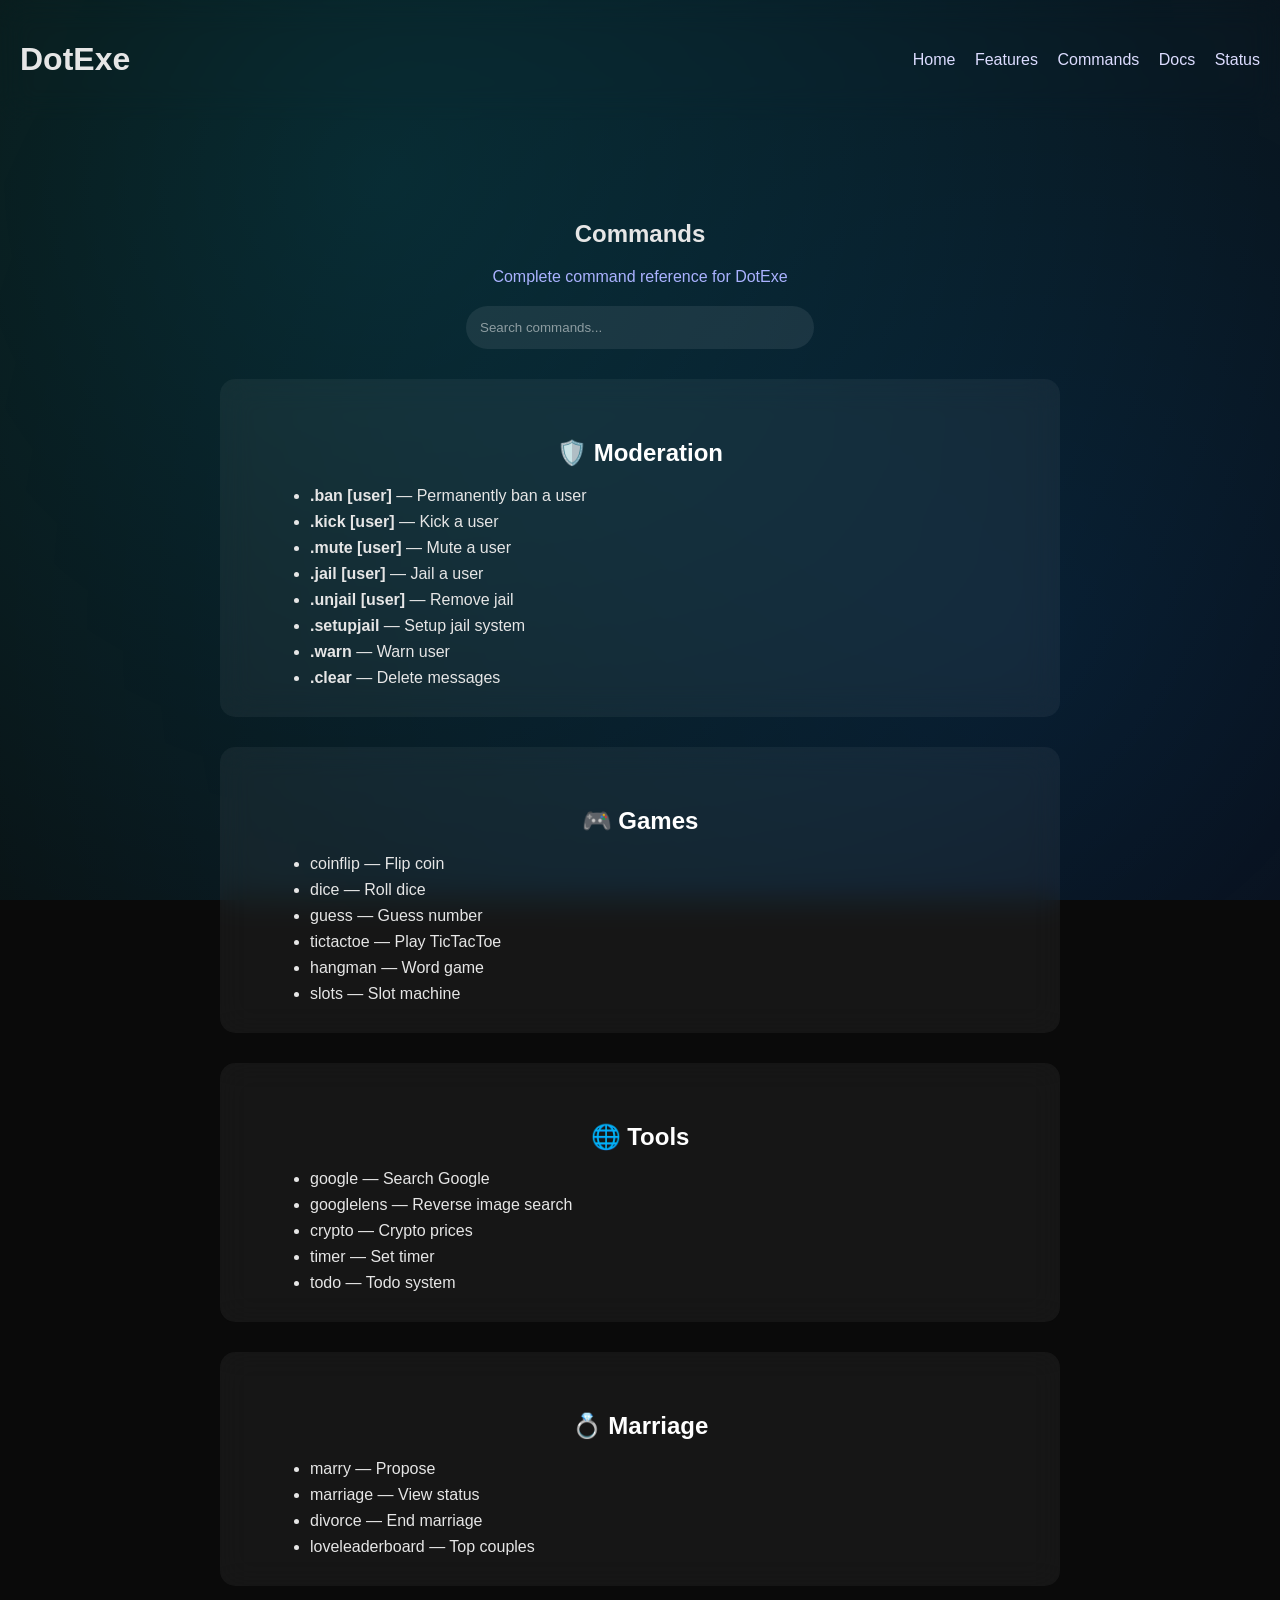
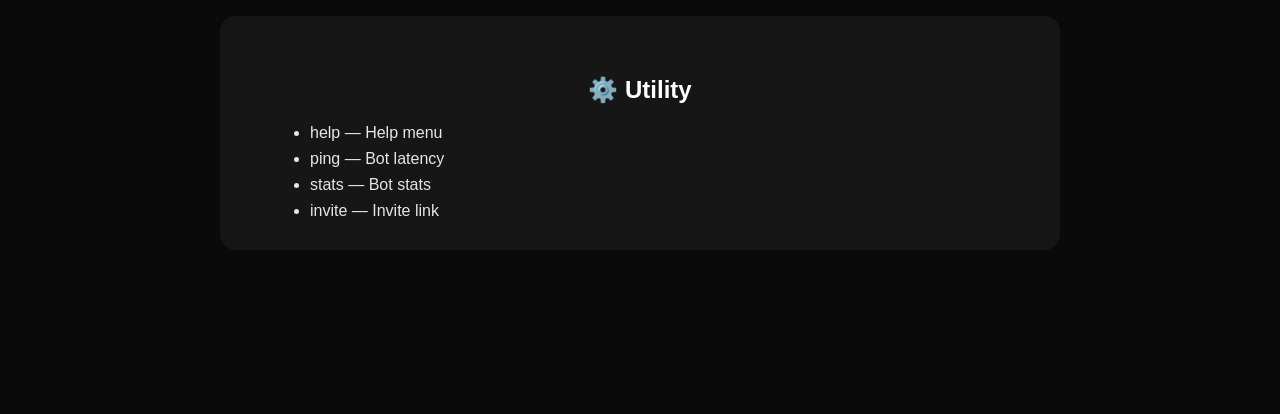
<file: commands.html>
<!DOCTYPE html>
<html lang="en">
<head>
<meta charset="UTF-8">
<meta name="viewport" content="width=device-width, initial-scale=1.0">
<title>Commands - DotExe</title>

<link rel="stylesheet" href="css/style.css">
<script defer src="js/script.js"></script>
</head>
<body>

<div class="bg"></div>

<header>
  <h1>DotExe</h1>
  <nav>
    <a href="index.html">Home</a>
    <a href="features.html">Features</a>
    <a href="commands.html">Commands</a>
    <a href="docs.html">Docs</a>
    <a href="status.html">Status</a>
  </nav>
</header>

<section class="section">

<h1>Commands</h1>
<p class="subtitle">Complete command reference for DotExe</p>

<input type="text" id="commandSearch" placeholder="Search commands..." class="search">

<!-- CATEGORY -->
<div class="command-block">
<h2>🛡️ Moderation</h2>
<ul>
<li><b>.ban [user]</b> — Permanently ban a user</li>
<li><b>.kick [user]</b> — Kick a user</li>
<li><b>.mute [user]</b> — Mute a user</li>
<li><b>.jail [user]</b> — Jail a user</li>
<li><b>.unjail [user]</b> — Remove jail</li>
<li><b>.setupjail</b> — Setup jail system</li>
<li><b>.warn</b> — Warn user</li>
<li><b>.clear</b> — Delete messages</li>
</ul>
</div>

<div class="command-block">
<h2>🎮 Games</h2>
<ul>
<li>coinflip — Flip coin</li>
<li>dice — Roll dice</li>
<li>guess — Guess number</li>
<li>tictactoe — Play TicTacToe</li>
<li>hangman — Word game</li>
<li>slots — Slot machine</li>
</ul>
</div>

<div class="command-block">
<h2>🌐 Tools</h2>
<ul>
<li>google — Search Google</li>
<li>googlelens — Reverse image search</li>
<li>crypto — Crypto prices</li>
<li>timer — Set timer</li>
<li>todo — Todo system</li>
</ul>
</div>

<div class="command-block">
<h2>💍 Marriage</h2>
<ul>
<li>marry — Propose</li>
<li>marriage — View status</li>
<li>divorce — End marriage</li>
<li>loveleaderboard — Top couples</li>
</ul>
</div>

<div class="command-block">
<h2>⚙️ Utility</h2>
<ul>
<li>help — Help menu</li>
<li>ping — Bot latency</li>
<li>stats — Bot stats</li>
<li>invite — Invite link</li>
</ul>
</div>

</section>

<footer>
<p>© 2026 DotExe — All rights reserved</p>
</footer>

</body>
</html>
</file>
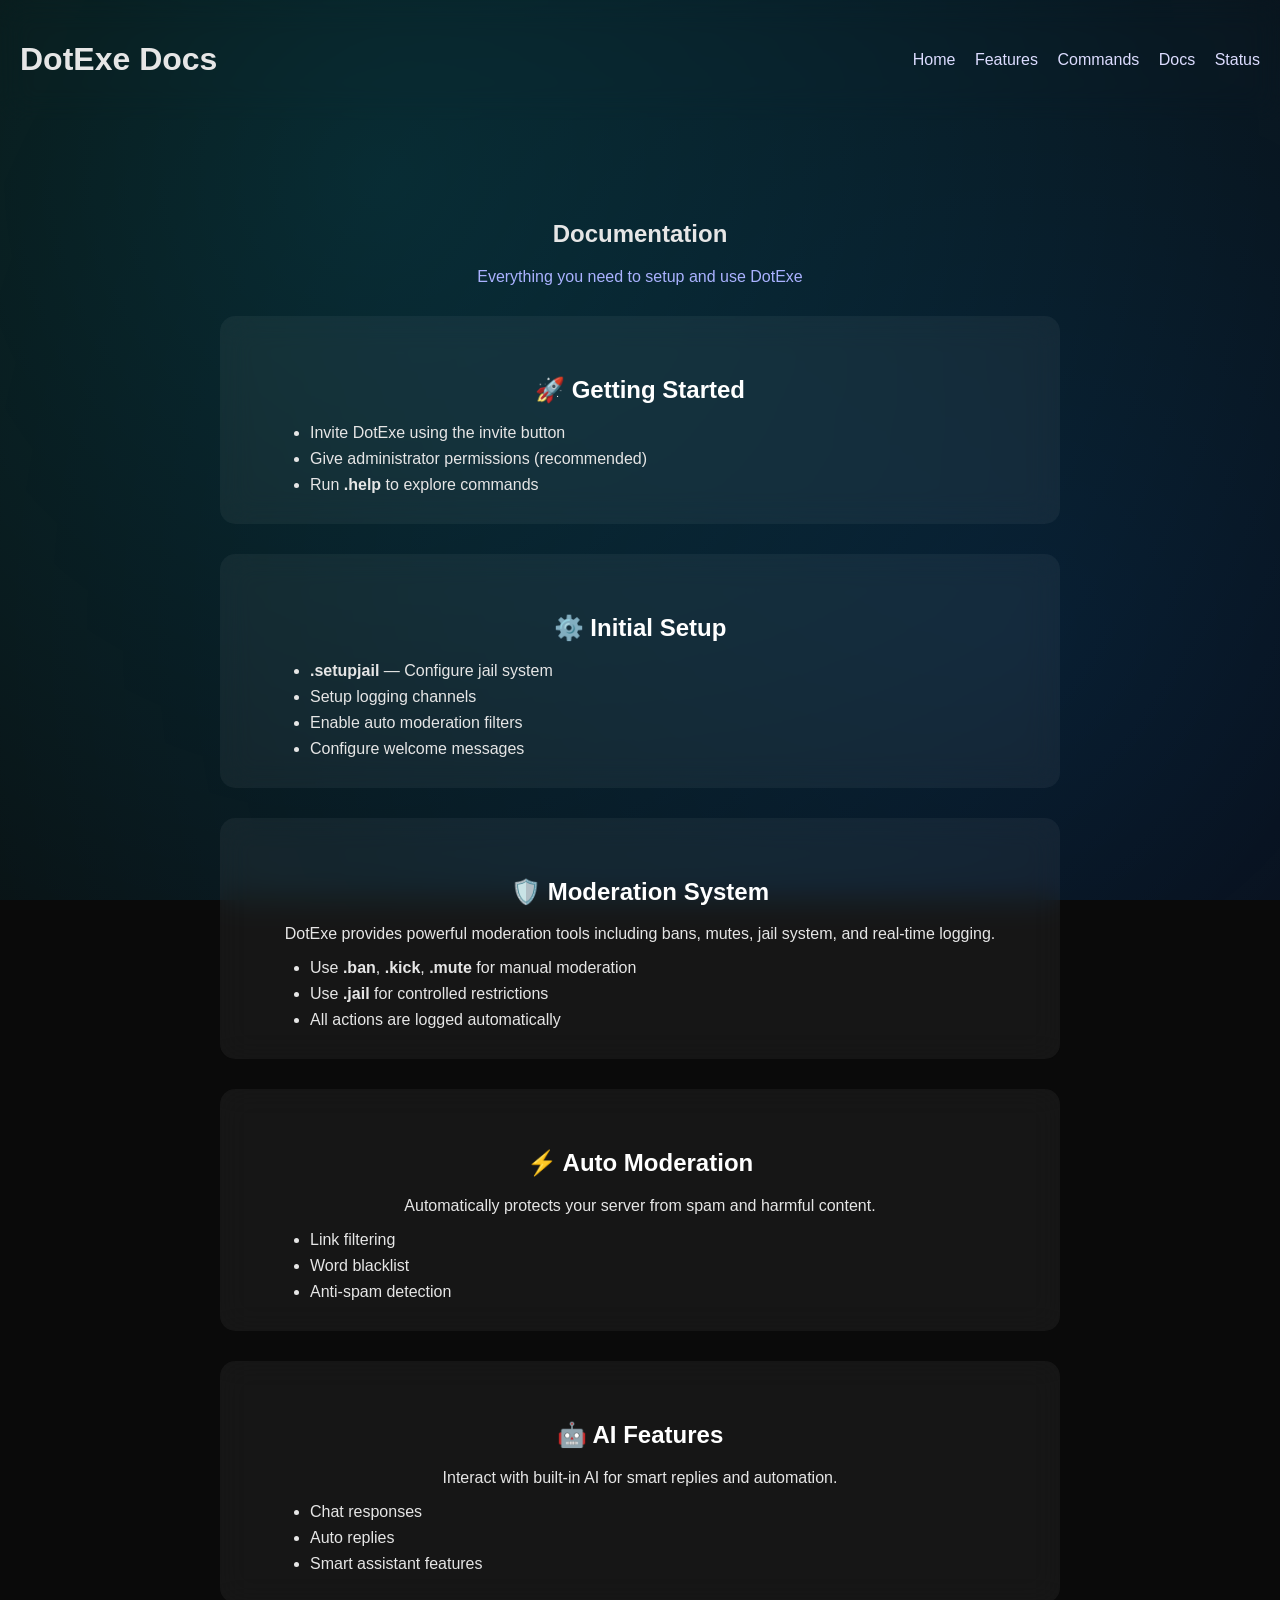
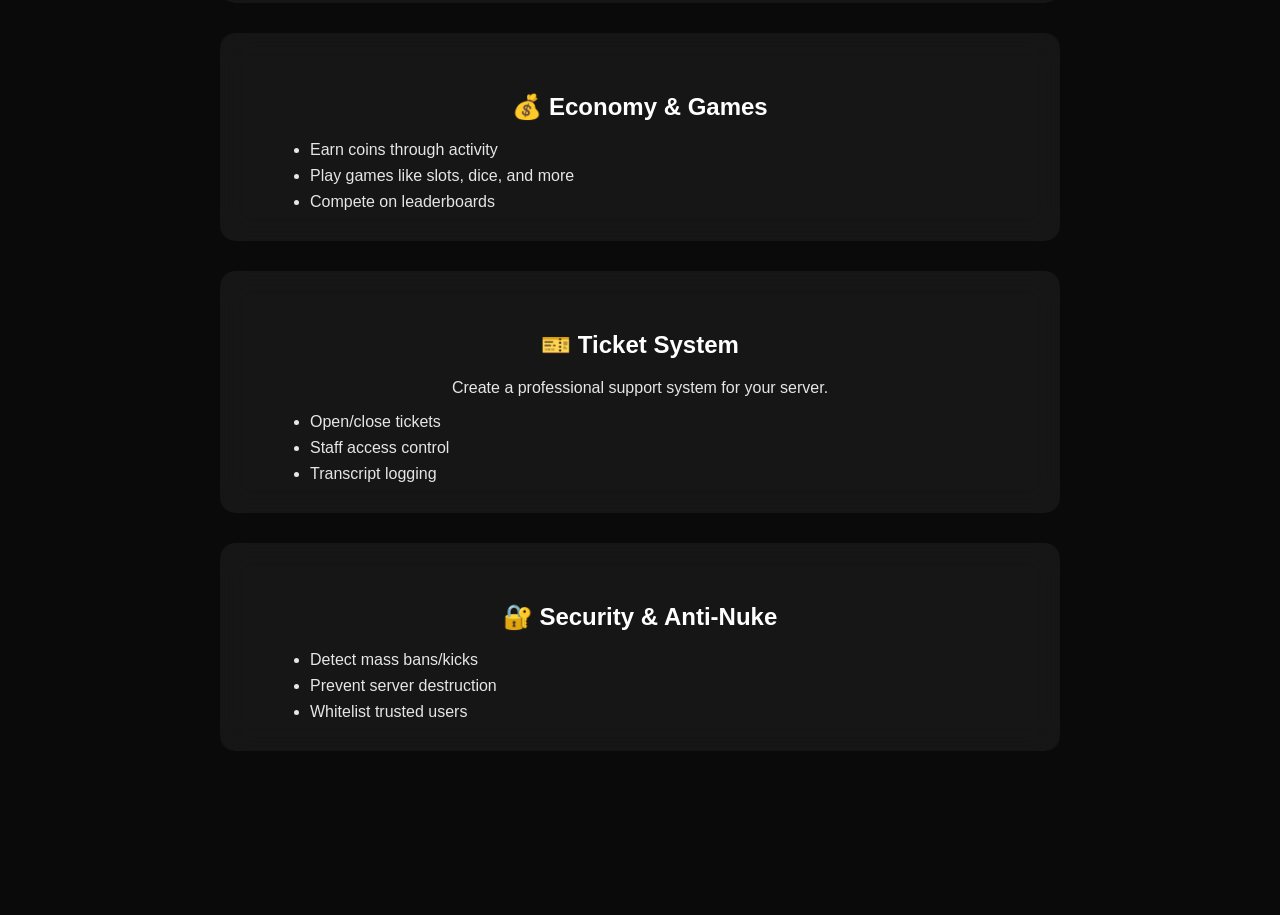
<file: docs.html>
<!DOCTYPE html>
<html lang="en">
<head>
<meta charset="UTF-8">
<meta name="viewport" content="width=device-width, initial-scale=1.0">
<title>Docs - DotExe</title>

<link rel="stylesheet" href="css/style.css">
<script defer src="js/script.js"></script>
</head>
<body>

<div class="bg"></div>

<header>
  <h1>DotExe Docs</h1>
  <nav>
    <a href="index.html">Home</a>
    <a href="features.html">Features</a>
    <a href="commands.html">Commands</a>
    <a href="docs.html">Docs</a>
    <a href="status.html">Status</a>
  </nav>
</header>

<section class="section">

<h1>Documentation</h1>
<p class="subtitle">Everything you need to setup and use DotExe</p>

<!-- Getting Started -->
<div class="doc-block">
<h2>🚀 Getting Started</h2>
<ul>
<li>Invite DotExe using the invite button</li>
<li>Give administrator permissions (recommended)</li>
<li>Run <b>.help</b> to explore commands</li>
</ul>
</div>

<!-- Setup -->
<div class="doc-block">
<h2>⚙️ Initial Setup</h2>
<ul>
<li><b>.setupjail</b> — Configure jail system</li>
<li>Setup logging channels</li>
<li>Enable auto moderation filters</li>
<li>Configure welcome messages</li>
</ul>
</div>

<!-- Moderation -->
<div class="doc-block">
<h2>🛡️ Moderation System</h2>
<p>DotExe provides powerful moderation tools including bans, mutes, jail system, and real-time logging.</p>
<ul>
<li>Use <b>.ban</b>, <b>.kick</b>, <b>.mute</b> for manual moderation</li>
<li>Use <b>.jail</b> for controlled restrictions</li>
<li>All actions are logged automatically</li>
</ul>
</div>

<!-- Auto Moderation -->
<div class="doc-block">
<h2>⚡ Auto Moderation</h2>
<p>Automatically protects your server from spam and harmful content.</p>
<ul>
<li>Link filtering</li>
<li>Word blacklist</li>
<li>Anti-spam detection</li>
</ul>
</div>

<!-- AI -->
<div class="doc-block">
<h2>🤖 AI Features</h2>
<p>Interact with built-in AI for smart replies and automation.</p>
<ul>
<li>Chat responses</li>
<li>Auto replies</li>
<li>Smart assistant features</li>
</ul>
</div>

<!-- Economy -->
<div class="doc-block">
<h2>💰 Economy & Games</h2>
<ul>
<li>Earn coins through activity</li>
<li>Play games like slots, dice, and more</li>
<li>Compete on leaderboards</li>
</ul>
</div>

<!-- Tickets -->
<div class="doc-block">
<h2>🎫 Ticket System</h2>
<p>Create a professional support system for your server.</p>
<ul>
<li>Open/close tickets</li>
<li>Staff access control</li>
<li>Transcript logging</li>
</ul>
</div>

<!-- Security -->
<div class="doc-block">
<h2>🔐 Security & Anti-Nuke</h2>
<ul>
<li>Detect mass bans/kicks</li>
<li>Prevent server destruction</li>
<li>Whitelist trusted users</li>
</ul>
</div>

</section>

<footer>
<p>© 2026 DotExe — All rights reserved</p>
</footer>

</body>
</html>
</file>
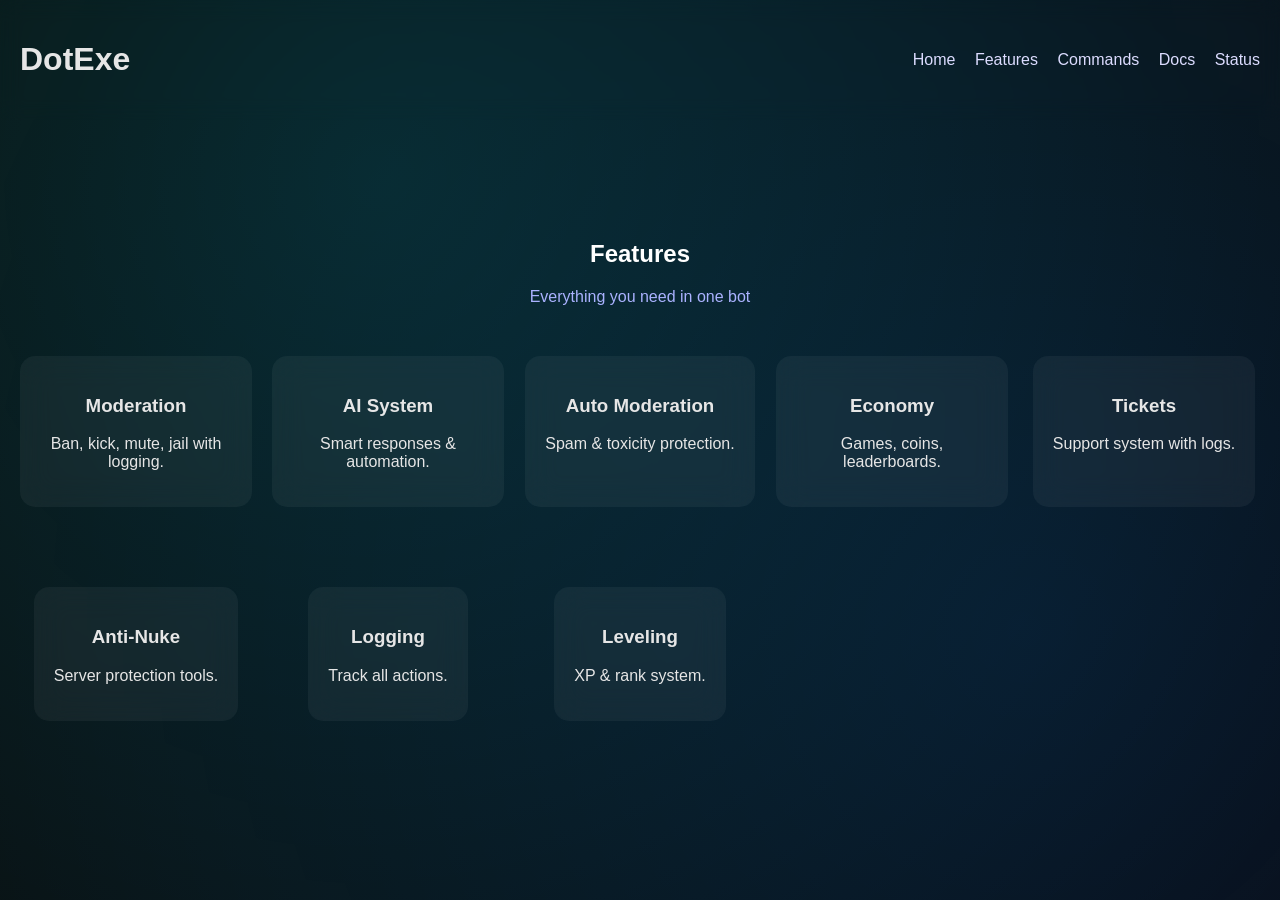
<file: features.html>
<!DOCTYPE html>
<html lang="en">
<head>
<meta charset="UTF-8">
<title>Features</title>
<link rel="stylesheet" href="css/style.css">
<script defer src="js/script.js"></script>
</head>
<body>

<div class="bg"></div>

<header>
  <h1>DotExe</h1>
  <nav>
    <a href="index.html">Home</a>
    <a href="features.html">Features</a>
    <a href="commands.html">Commands</a>
    <a href="docs.html">Docs</a>
    <a href="status.html">Status</a>
  </nav>
</header>

<section class="section">
<h2>Features</h2>
<p class="subtitle">Everything you need in one bot</p>

<div class="grid">

<div class="card"><h3>Moderation</h3><p>Ban, kick, mute, jail with logging.</p></div>
<div class="card"><h3>AI System</h3><p>Smart responses & automation.</p></div>
<div class="card"><h3>Auto Moderation</h3><p>Spam & toxicity protection.</p></div>
<div class="card"><h3>Economy</h3><p>Games, coins, leaderboards.</p></div>
<div class="card"><h3>Tickets</h3><p>Support system with logs.</p></div>
<div class="card"><h3>Anti-Nuke</h3><p>Server protection tools.</p></div>
<div class="card"><h3>Logging</h3><p>Track all actions.</p></div>
<div class="card"><h3>Leveling</h3><p>XP & rank system.</p></div>

</div>

</section>

<footer>
  <p>© 2026 DotExe</p>
</footer>

</body>
</html>
</file>
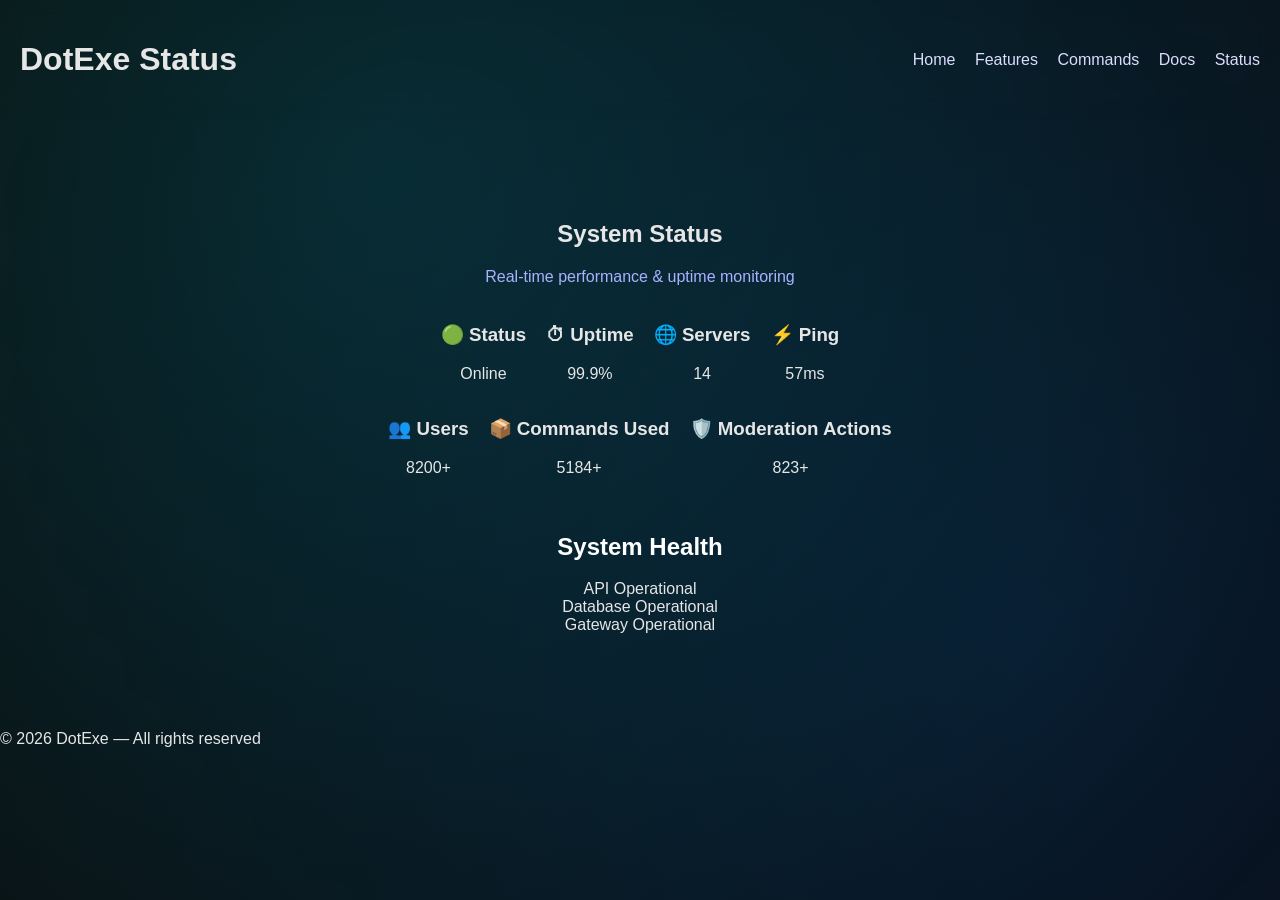
<file: status.html>
<!DOCTYPE html>
<html lang="en">
<head>
<meta charset="UTF-8">
<meta name="viewport" content="width=device-width, initial-scale=1.0">
<title>Status - DotExe</title>

<link rel="stylesheet" href="css/style.css">
<script defer src="js/script.js"></script>
</head>
<body>

<div class="bg"></div>

<header>
  <h1>DotExe Status</h1>
  <nav>
    <a href="index.html">Home</a>
    <a href="features.html">Features</a>
    <a href="commands.html">Commands</a>
    <a href="docs.html">Docs</a>
    <a href="status.html">Status</a>
  </nav>
</header>

<section class="section">

<h1>System Status</h1>
<p class="subtitle">Real-time performance & uptime monitoring</p>

<!-- MAIN STATUS -->
<div class="status-grid">

<div class="status-card">
<h3>🟢 Status</h3>
<p id="botStatus">Online</p>
</div>

<div class="status-card">
<h3>⏱ Uptime</h3>
<p id="uptime">--</p>
</div>

<div class="status-card">
<h3>🌐 Servers</h3>
<p>14 </p>
</div>

<div class="status-card">
<h3>⚡ Ping</h3>
<p id="ping">--</p>
</div>

</div>

<!-- EXTRA STATS -->
<div class="status-grid">

<div class="status-card">
<h3>👥 Users</h3>
<p id="users">8200+</p>
</div>

<div class="status-card">
<h3>📦 Commands Used</h3>
<p id="commandsUsed">5184+</p>
</div>

<div class="status-card">
<h3>🛡️ Moderation Actions</h3>
<p id="modActions">823+</p>
</div>

</div>

<!-- SYSTEM HEALTH -->
<div class="health-box">
<h2>System Health</h2>

<div class="health-item">
<span>API</span>
<span class="good">Operational</span>
</div>

<div class="health-item">
<span>Database</span>
<span class="good">Operational</span>
</div>

<div class="health-item">
<span>Gateway</span>
<span class="good">Operational</span>
</div>

</div>

</section>

<footer>
<p>© 2026 DotExe — All rights reserved</p>
</footer>

</body>
</html>
</file>
<file: css/style.css>
/* Base */
body {
  background: #0a0a0a;
  color: #e6e6e6;
  font-family: Arial, sans-serif;
  margin: 0;
}

/* Background glow */
.bg {
  position: fixed;
  width:100%;
  height:100%;
  background: radial-gradient(circle at 30% 20%, #00f2ff22, transparent),
              radial-gradient(circle at 80% 70%, #0066ff22, transparent);
  z-index:-1;
}

/* Header */
header {
  display:flex;
  justify-content:space-between;
  align-items: center;
  padding:20px;
  backdrop-filter: blur(10px);
}

/* Logo */
.logo {
  display:flex;
  align-items:center;
  gap:10px;
}

.logo img {
  width:40px;
  height:auto;
}

/* Navigation */
nav a {
  margin-left:15px;
  color:#dcdcff;
  text-decoration:none;
  transition:0.2s;
}

nav a:hover {
  color:#5865F2;
}

/* Hero */
.hero {
  text-align:center;
  padding:120px 20px;
}

.hero h1 {
  font-size:48px;
  color:#ffffff;
}

.hero-logo {
  width:140px;
  max-width:40%;
  height:auto;
  display:block;
  margin:0 auto 20px;
}

.subtitle {
  color:#aab2ff;
  opacity:0.9;
  margin-bottom:20px;
  max-width:600px;
  margin-left:auto;
  margin-right:auto;
}

/* Buttons container */
.buttons {
  display:flex;
  justify-content:center;
  gap:15px;
  flex-wrap:wrap;
  margin-top:20px;
}

/* Base button */
.btn {
  padding:12px 22px;
  border-radius:10px;
  font-size:15px;
  font-weight:600;
  text-decoration:none;
  display:inline-block;
  transition:all 0.25s ease;
  position:relative;
  overflow:hidden;
}

/* Primary button */
.glow {
  background:linear-gradient(135deg, #5865F2, #7b8cff);
  color:#fff;
  box-shadow:0 0 12px rgba(88,101,242,0.6);
}

.glow:hover {
  transform:translateY(-2px);
  box-shadow:0 0 20px rgba(88,101,242,0.9);
}

/* Secondary button */
.outline {
  border:2px solid #5865F2;
  color:#5865F2;
  background:transparent;
}

.outline:hover {
  background:#5865F2;
  color:#fff;
}

/* Sections */
.section {
  padding:80px 20px;
  text-align:center;
}

h2 {
  margin-top:40px;
  color:#ffffff;
}

/* Cards / boxes */
.card,
.about-box,
.info-box,
.command-block,
.doc-block {
  max-width:800px;
  margin:30px auto;
  padding:20px;
  border-radius:15px;
  background:rgba(255,255,255,0.05);
  backdrop-filter: blur(15px);
  transition:0.3s;
}

.card:hover,
.command-block:hover,
.doc-block:hover {
  box-shadow:0 0 20px rgba(88,101,242,0.25);
}

/* Grid */
.grid {
  display:grid;
  grid-template-columns:repeat(auto-fit,minmax(200px,1fr));
  gap:20px;
}

/* Status */
.status-grid {
  display:flex;
  justify-content:center;
  gap:20px;
}

/* Lists */
ul {
  max-width:700px;
  margin:10px auto;
  text-align:left;
}

li {
  margin:8px 0;
  opacity:0.85;
}

/* Search */
.search {
  padding:14px;
  width:320px;
  border-radius:30px;
  border:none;
  margin:20px auto;
  display:block;
  background:rgba(255,255,255,0.08);
  color:white;
}

.search::placeholder {
  color:rgba(255,255,255,0.5);
}

/* Animations */

/* Fade page */
body.fade-out {
  opacity:0;
  transition:0.3s;
}

/* Scroll reveal */
.card, h1, h2, p, li {
  opacity:0;
  transform:translateY(20px);
  transition:0.6s ease;
}

.visible {
  opacity:1 !important;
  transform:translateY(0) !important;
}

/* Ripple effect */
.ripple {
  position:absolute;
  width:100px;
  height:100px;
  background:rgba(255,255,255,0.3);
  border-radius:50%;
  transform:scale(0);
  animation:ripple 0.6s linear;
}

@keyframes ripple {
  to {
    transform:scale(3);
    opacity:0;
  }
}
</file>
